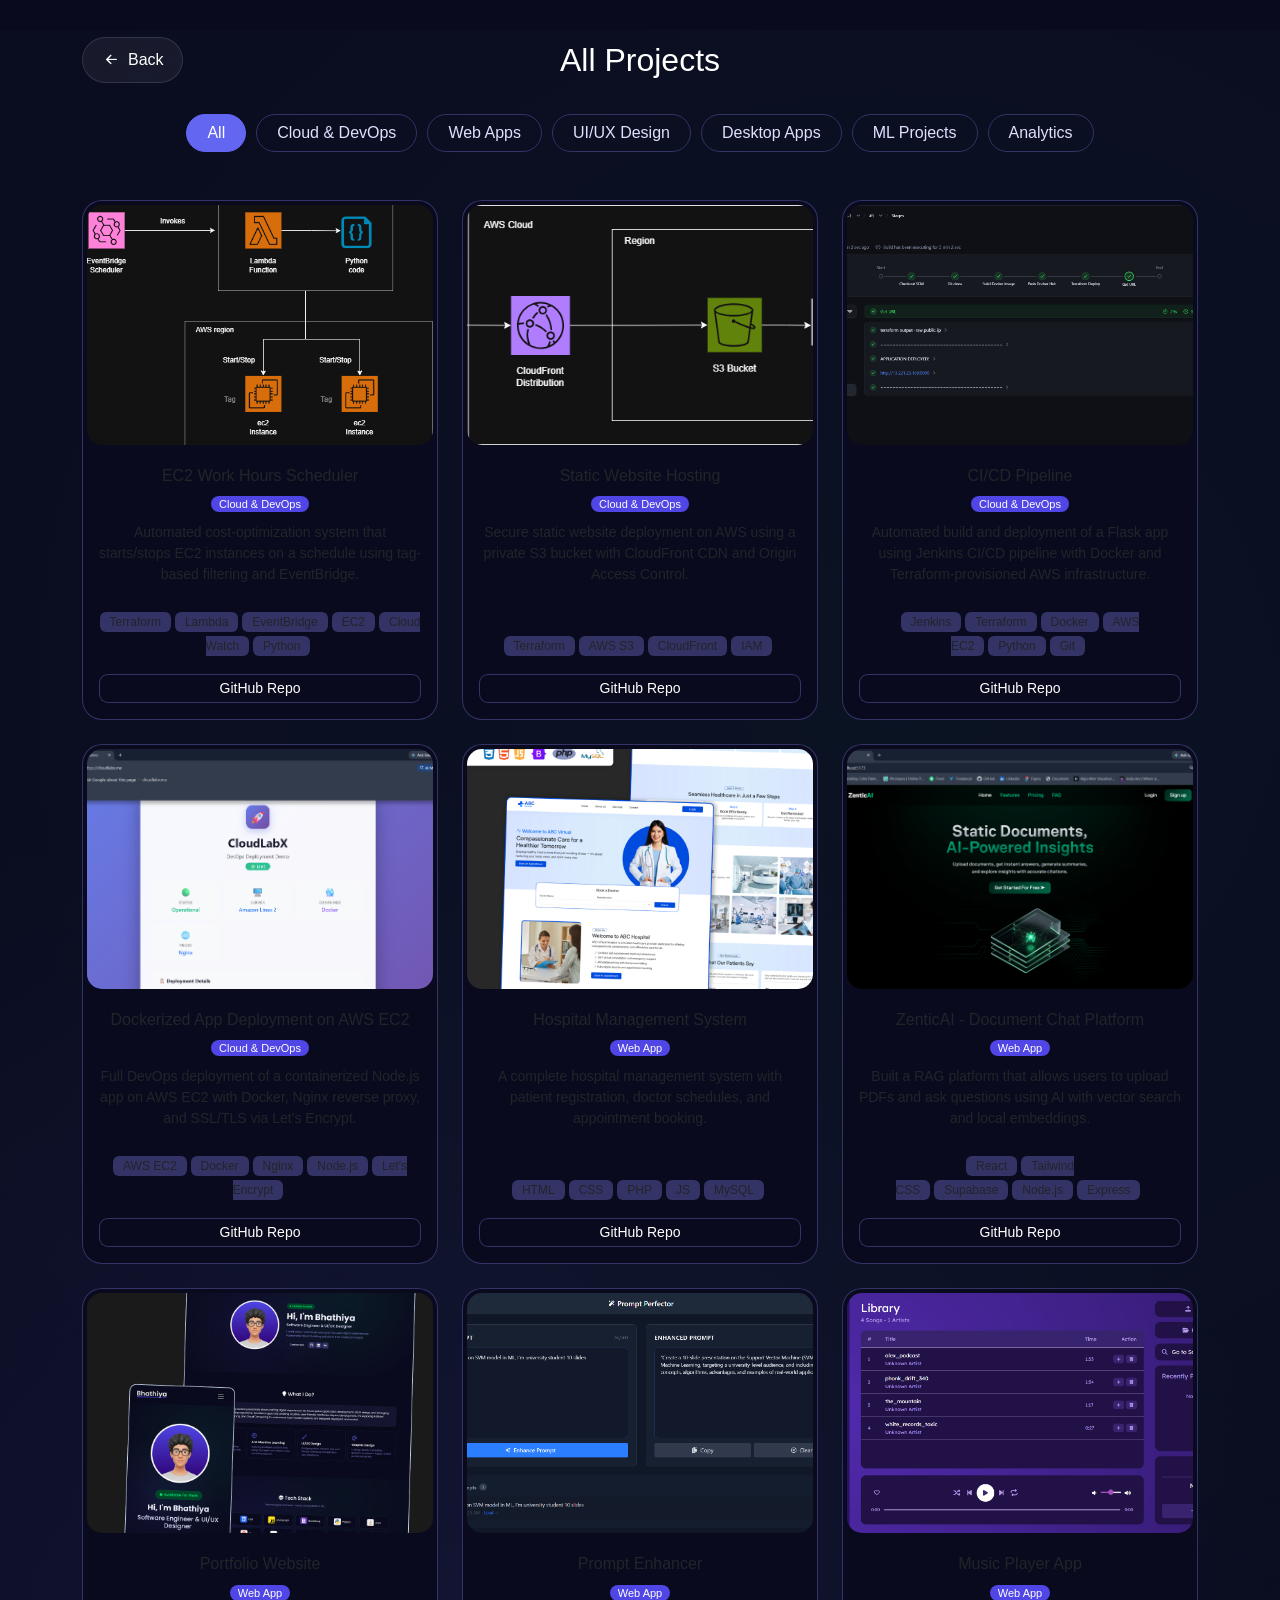
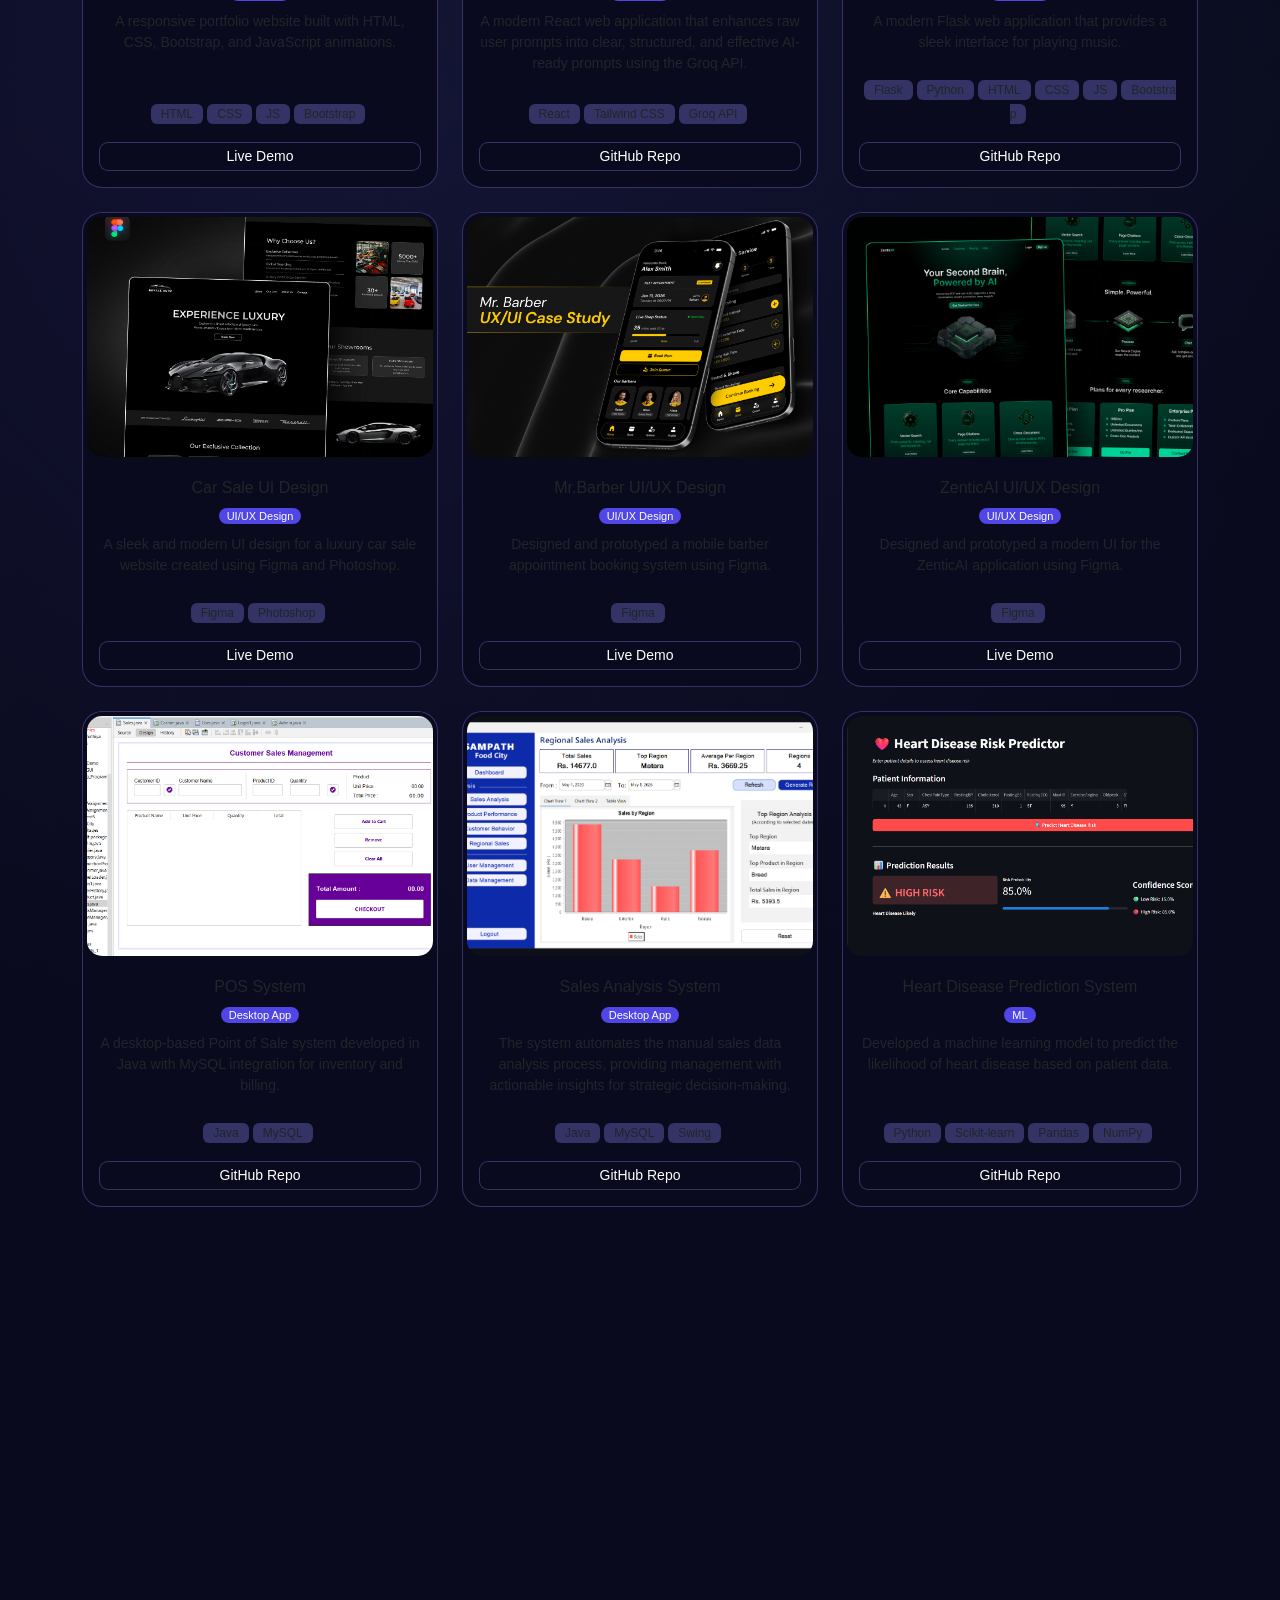
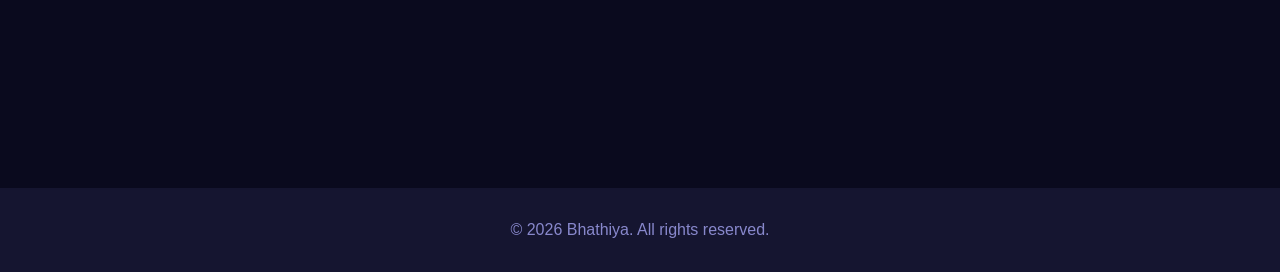
<file: projects.html>
<!DOCTYPE html>
<html lang="en">

<head>
    <meta charset="UTF-8">
    <meta name="viewport" content="width=device-width, initial-scale=1.0">
    <title>Projects</title>

    <link href="https://cdn.jsdelivr.net/npm/bootstrap@5.0.2/dist/css/bootstrap.min.css" rel="stylesheet">
    <link rel="stylesheet" href="styles.css">
    <link rel="preconnect" href="https://fonts.googleapis.com">
    <link rel="preconnect" href="https://fonts.gstatic.com" crossorigin>
    <link href="https://fonts.googleapis.com/css2?family=Poppins:wght@300;400;500;600;700;800&display=swap"
        rel="stylesheet">
    <link rel="stylesheet" href="https://cdn.jsdelivr.net/npm/bootstrap-icons@1.10.0/font/bootstrap-icons.css" />
    <link href="https://cdn.jsdelivr.net/npm/aos@2.3.4/dist/aos.css" rel="stylesheet">

</head>

<body class="projects-page">

    <!-- Projects Page Main Content -->
    <section class="projects-page-section" id="projects-page">

        <div class="hero-bg"></div>
        <div class="container">

            <div class="projects-header position-relative mb-4" data-aos="fade-up">

                <a href="index.html" class="back-btn">
                    <i class="bi bi-arrow-left-short"></i>
                    <span class="back-text">Back</span>
                </a>
                <h2 class="section-title text-center mb-0">
                    All Projects
                </h2>

            </div>

            <div class="row mb-5" data-aos="fade-up" data-aos-delay="100">
                <div class="col-12 text-center">
                    <div class="filter-buttons">
                        <button class="btn filter-btn active" data-filter="all">All</button>
                        <button class="btn filter-btn" data-filter="Cloud & DevOps">Cloud & DevOps</button>
                        <button class="btn filter-btn" data-filter="Web App">Web Apps</button>
                        <button class="btn filter-btn" data-filter="UI/UX Design">UI/UX Design</button>
                        <button class="btn filter-btn" data-filter="Desktop App">Desktop Apps</button>
                        <button class="btn filter-btn" data-filter="ML">ML Projects</button>
                        <button class="btn filter-btn" data-filter="Analytics">Analytics</button>
                    </div>
                </div>
            </div>

            <!-- Dynamic Projects Grid -->
            <div class="row g-4" id="projects-container">
                <div class="col-12 text-center">
                    <div class="spinner-border text-primary" role="status">
                        <span class="visually-hidden">Loading...</span>
                    </div>
                </div>
            </div>
        </div>
    </section>

    <div class="modal fade" id="projectModal" tabindex="-1">
        <div class="modal-dialog modal-lg modal-dialog-centered">
            <div class="modal-content">
                <div class="modal-header">
                    <h5 class="modal-title" id="projectModalTitle">Project Title</h5>
                    <button type="button" class="btn-close btn-close-white" data-bs-dismiss="modal"></button>
                </div>
                <div class="modal-body" id="projectModalBody">
                </div>
                <div class="modal-footer">
                    <button type="button" class="btn btn-secondary" data-bs-dismiss="modal">Close</button>
                </div>
            </div>
        </div>
    </div>

    <footer class="d-flex align-items-center justify-content-center">
        <div class="container">
            <p class="mb-0">© 2026 Bhathiya. All rights reserved.</p>
        </div>
    </footer>

    <a href="#" class="back-to-top">
        <i class="bi bi-arrow-up"></i>
    </a>


    <!-- Scripts -->
    <script src="https://cdn.jsdelivr.net/npm/bootstrap@5.0.2/dist/js/bootstrap.bundle.min.js"></script>
    <script src="https://cdn.jsdelivr.net/npm/aos@2.3.4/dist/aos.js"></script>
    <script src="projects-data.js"></script>
    <script>
        // Initialize AOS with smoother, consistent motion for dynamic content
        AOS.init({
            duration: 800,
            easing: 'ease-out-cubic',
            once: true,
            offset: 80,
            mirror: false
        });

        // Function to render projects
        function renderProjects(projectsToRender) {
            const container = document.getElementById('projects-container');
            container.innerHTML = '';

            if (projectsToRender.length === 0) {
                container.innerHTML = '<div class="col-12 text-center"><p>No projects found in this category.</p></div>';
                return;
            }

            projectsToRender.forEach(project => {
                const techBadges = project.technologies.map(tech =>
                    `<span class="techn-box me-1 mb-1">${tech}</span>`
                ).join('');

                // Determine the primary link
                let primaryLink = project.liveLink || project.githubLink || project.linkedinLink;
                let buttonText = 'View Project';
                if (project.liveLink) buttonText = 'Live Demo';
                else if (project.githubLink) buttonText = 'GitHub Repo';
                else if (project.linkedinLink) buttonText = 'LinkedIn Post';
                else buttonText = 'Coming Soon';

                const projectCard = `
                    <div class="col-lg-4 col-md-6" data-aos="fade-up" data-aos-delay="${project.id * 100}">
                        <div class="card project-card h-100">
                            <div class="img-box">
                                <img src="${project.image}" class="card-img-top" alt="${project.title}">
                            </div>
                            <div class="card-body text-center d-flex flex-column">
                                <h6 class="card-title">${project.title}</h6>
                                <p class="small mb-2">
                                    <span class="techn-box-category">${project.category}</span>
                                </p>
                                <p class="card-text small flex-grow-1">${project.description}</p>
                                <div class="tech-stack mt-2 mb-3">
                                    ${techBadges}
                                </div>
                                ${primaryLink ?
                        `<a href="${primaryLink}" target="_blank" class="btn btn-sm readmore-btn mt-auto">${buttonText}</a>` :
                        `<button class="btn btn-sm readmore-btn mt-auto" data-bs-toggle="modal" data-bs-target="#projectModal" data-project-id="${project.id}">Read More</button>`
                    }
                            </div>
                        </div>
                    </div>
                `;
                container.innerHTML += projectCard;
            });

            requestAnimationFrame(function () {
                AOS.refresh();
            });

            // Add click event listeners to Read More buttons that open the modal
            document.querySelectorAll('[data-bs-toggle="modal"][data-project-id]').forEach(button => {
                button.addEventListener('click', (e) => {
                    const projectId = parseInt(button.getAttribute('data-project-id'));
                    const project = projectsData.find(p => p.id === projectId);
                    if (project) {
                        // Populate the modal
                        document.getElementById('projectModalTitle').innerText = project.title;
                        const modalBody = document.getElementById('projectModalBody');
                        const techBadges = project.technologies.map(tech =>
                            `<span class="techn-box me-1">${tech}</span>`
                        ).join('');

                        // Generate links HTML
                        let linksHtml = '';
                        if (project.liveLink) linksHtml += `<a href="${project.liveLink}" target="_blank" class="btn btn-view me-2"><i class="bi bi-box-arrow-up-right me-1"></i>Live Demo</a>`;
                        if (project.githubLink) linksHtml += `<a href="${project.githubLink}" target="_blank" class="btn btn-view me-2"><i class="bi bi-github me-1"></i>GitHub</a>`;
                        if (project.linkedinLink) linksHtml += `<a href="${project.linkedinLink}" target="_blank" class="btn btn-view"><i class="bi bi-linkedin me-1"></i>LinkedIn Post</a>`;

                        modalBody.innerHTML = `
                            <img src="${project.image}" class="img-fluid mb-3 rounded" alt="${project.title}">
                            <p><strong>Category:</strong> ${project.category}</p>
                            <p>${project.longDescription || project.description}</p>
                            <p class="small mb-2"><strong>Technologies:</strong><br> ${techBadges}</p>
                            ${linksHtml ? `<div class="mt-3">${linksHtml}</div>` : '<p class="text-muted">No external links available for this project.</p>'}
                        `;
                    }
                });
            });
        }

        // Filter functionality
        function setupFilters() {
            const filterBtns = document.querySelectorAll('.filter-btn');
            filterBtns.forEach(btn => {
                btn.addEventListener('click', () => {
                    // Update active button
                    filterBtns.forEach(b => b.classList.remove('active'));
                    btn.classList.add('active');

                    const filterValue = btn.getAttribute('data-filter');
                    if (filterValue === 'all') {
                        renderProjects(projectsData);
                    } else {
                        const filteredProjects = projectsData.filter(project => project.category === filterValue);
                        renderProjects(filteredProjects);
                    }
                });
            });
        }

        // Initial render
        renderProjects(projectsData);
        setupFilters();

        // Back to top button functionality
        const backToTopButton = document.querySelector('.back-to-top');
        if (backToTopButton) {
            window.addEventListener('scroll', function () {
                if (window.pageYOffset > 300) {
                    backToTopButton.classList.add('show');
                } else {
                    backToTopButton.classList.remove('show');
                }
            });
            backToTopButton.addEventListener('click', function (e) {
                e.preventDefault();
                window.scrollTo({ top: 0, behavior: 'smooth' });
            });
        }
    </script>

    <style>
        .filter-buttons {
            display: flex;
            justify-content: center;
            flex-wrap: wrap;
            gap: 10px;
        }

        .filter-btn {
            background: transparent;
            border: 1px solid var(--border-color);
            color: var(--text-secondary);
            border-radius: 30px;
            padding: 6px 20px;
            transition: all 0.3s ease;
        }

        .filter-btn:hover,
        .filter-btn.active {
            background: var(--primary);
            border-color: var(--primary);
            color: white;
        }

        .techn-box-category {
            padding: 2px 8px;
            background-color: var(--primary-dark);
            font-size: 11px;
            border-radius: 20px;
            color: white;
        }

        .projects-page-section {
            min-height: 100vh;
            padding: 0px 0px 40px 0;
            position: relative;
        }

        .project-card {
            height: 100%;
            display: flex;
            flex-direction: column;
            transition: transform 0.3s ease;
        }

        .project-card:hover {
            transform: translateY(-5px);
        }

        .btn-view {
            background: transparent;
            border-radius: 8px;
            font-size: 13px;
            box-shadow: inset 0 0 0 1px #828282a1;
            color: #e3e3e3;
            padding: 5px 12px;
            text-decoration: none;
            display: inline-block;
        }

        .btn-view:hover {
            background-color: #e3e3e3;
            color: var(--dark-bg);
            box-shadow: none;
        }

        .modal-footer {
            border-top: 1px solid var(--border-color);
        }

        .projects-header {
            display: flex;
            justify-content: center;
            align-items: center;
            position: relative;
            min-height: 60px;
        }

        /* Back Button */
        .back-btn {
            position: absolute;
            left: 0;
            display: flex;
            align-items: center;
            justify-content: center;
            gap: 5px;

            padding: 10px 18px;
            border-radius: 50px;

            text-decoration: none;
            color: white;

            background: rgba(255, 255, 255, 0.06);
            border: 1px solid rgba(255, 255, 255, 0.12);

            backdrop-filter: blur(10px);

            transition: all 0.3s ease;
        }

        .back-btn:hover {
            transform: translateY(-2px);
            color: white;
            background: rgba(255, 255, 255, 0.12);
        }

        .back-btn i {
            font-size: 22px;
            line-height: 1;
        }

        /* Mobile Style */
        @media (max-width: 768px) {

            .back-btn {
                width: 42px;
                height: 42px;
                padding: 0;
                border-radius: 50%;
            }

            .back-text {
                display: none;
            }

            .back-btn i {
                font-size: 24px;
            }

            .section-title {
                font-size: 28px;
            }
        }
    </style>
</body>

</html>
</file>
<file: styles.css>
* {
  font-family: "Google Sans", sans-serif;
}

html {
  scroll-behavior: smooth;
  scroll-padding-top: 80px;
}

.logo-bracket {
  font-size: 1.8rem;
  font-weight: 700;
  color: var(--primary);
}

.logo-bracket span {
  color: var(--text-primary);
  margin: 0 2px;
}

:root {
  --primary: #6366f1;
  --primary-dark: #4f46e5;
  --secondary: #1e90ff;
  --dark-bg: #0a0a1e;
  --dark-card: #151530;
  --dark-card-hover: #1c1c40;
  --text-primary: #ffffff;
  --text-secondary: #e0e0ff;
  --text-muted: #8888cc;
  --border-color: #333366;
  --accent: #00ff88;
}

body {
  background-color: var(--dark-bg);
  color: var(--text-primary);
  padding-top: 70px;
  overflow-x: hidden;
}

body.projects-page {
  padding-top: 30px;
}

/* Navbar */

.logo {
  height: 30px;
  width: auto;
}

.nav-bar {
  background-color: var(--border-color);
  border-radius: 16px;
  padding: 6px 1px;
  display: flex;
  justify-content: center;
}

.navbar {
  background-color: var(--dark-bg);
  backdrop-filter: blur(0px);
  -webkit-backdrop-filter: blur(0px);
  transition: all 0.4s ease;
  box-shadow: none;
}

.navbar.scrolled {
  background-color: rgba(9, 13, 51, 0.7);
  backdrop-filter: blur(12px);
  -webkit-backdrop-filter: blur(12px);
  box-shadow: 0 4px 20px rgba(0, 0, 0, 0.3);
}

.nav-link {
  background-color: transparent;
  color: var(--text-secondary) !important;
  border-radius: 10px;
  min-width: 80px;
  text-align: center;
  transition: all 0.5s ease;
  padding: 4px 12px;
  line-height: 1.5;
  font-size: 15px;
  font-weight: 400;
}

.nav-link:hover {
  background-color: white;
  color: var(--dark-card-hover) !important;
  font-weight: 500;
}

.navbar .nav-link.active {
  background-color: white !important;
  color: var(--dark-card-hover) !important;
  border-radius: 10px;
  font-weight: 500;
}

.navbar-brand {
  color: white;
}

.navbar-brand h4:hover {
  color: white;
}

.contact-btn {
  background-color: var(--primary-dark);
  border-radius: 10px;
  padding: 8px 17px;
  text-decoration: none;
  color: var(--text-primary);
  transition: all 0.5s ease;
  display: inline-block;
  font-size: 16px;
  font-weight: 500;
}

.contact-btn:hover {
  background: var(--primary);
  color: white;
}

/* Hero Section */
.hero-section {
  min-height: 90vh;
  display: flex;
  align-items: center;
  justify-content: center;
  position: relative;
  overflow: hidden;
}

.hero-bg {
  position: absolute;
  top: 0;
  left: 0;
  width: 100%;
  height: 100%;
  background: radial-gradient(circle at 30% 50%, rgba(99, 102, 241, 0.1) 0%, transparent 50%),
    radial-gradient(circle at 70% 20%, rgba(16, 185, 129, 0.05) 0%, transparent 50%);
  z-index: 0;
}

.hero-section .hero-bg::before {
  content: '';
  position: absolute;
  top: 0;
  left: 0;
  width: 200%;
  height: 200%;
  background-image:
    linear-gradient(rgba(99, 102, 241, 0.06) 1px, transparent 1px),
    linear-gradient(90deg, rgba(99, 102, 241, 0.06) 1px, transparent 1px);
  background-size: 60px 60px;
  animation: moveGrid 25s linear infinite;
  pointer-events: none;
}

.hero-section .hero-bg::after {
  content: '';
  position: absolute;
  top: 0;
  left: 0;
  width: 200%;
  height: 200%;
  background-image:
    linear-gradient(rgba(16, 185, 129, 0.03) 1px, transparent 1px),
    linear-gradient(90deg, rgba(16, 185, 129, 0.03) 1px, transparent 1px);
  background-size: 120px 120px;
  animation: moveGridReverse 35s linear infinite;
  pointer-events: none;
}

.hero-section .hero-bg .grid-dots {
  position: absolute;
  width: 100%;
  height: 100%;
  background-image: radial-gradient(circle, rgba(99, 102, 241, 0.1) 1.5px, transparent 1.5px);
  background-size: 60px 60px;
  animation: pulseDots 4s ease-in-out infinite;
  pointer-events: none;
}

@keyframes moveGrid {
  0% {
    transform: translate(0, 0);
  }

  100% {
    transform: translate(-60px, -60px);
  }
}

@keyframes moveGridReverse {
  0% {
    transform: translate(0, 0);
  }

  100% {
    transform: translate(120px, 120px);
  }
}

@keyframes pulseDots {

  0%,
  100% {
    opacity: 0.3;
  }

  50% {
    opacity: 0.6;
  }
}

.hero-section .container {
  position: relative;
  z-index: 2;
}

.hero-img {
  max-width: 300px;
  height: auto;
  border-radius: 20px;
  transition: all 0.5s ease;
  position: relative;
  z-index: 1;
}

.hero-img:hover {
  transform: translateY(-5px) scale(1.03);
}

.available-btn {
  display: inline-flex;
  align-items: center;
  gap: 8px;
  padding: 6px 16px;
  background: #004627;
  color: #03F187;
  border-radius: 20px;
  font-size: 14px;
  font-weight: 500;
  border: 1px solid rgba(16, 185, 129, 0.3);
}

.status-circle {
  width: 9px;
  height: 9px;
  background: #03F187;
  border-radius: 50%;
  display: inline-block;
  animation: pulse 2s infinite;
}

@keyframes pulse {
  0% {
    box-shadow: 0 0 0 0 rgba(56, 176, 0, 0.7);
  }

  70% {
    box-shadow: 0 0 0 10px rgba(56, 176, 0, 0);
  }

  100% {
    box-shadow: 0 0 0 0 rgba(56, 176, 0, 0);
  }
}

.hero-title {
  font-size: 3.5rem;
  font-weight: 700;
  background: linear-gradient(135deg, var(--text-primary) 0%, var(--text-secondary) 100%);
  -webkit-background-clip: text;
  -webkit-text-fill-color: transparent;
  background-clip: text;
  margin-bottom: 0.5rem;
}

.hero-subtitle {
  font-size: 1.5rem;
  color: var(--text-secondary);
  margin-bottom: 1rem;
}

.hero-description {
  color: var(--text-muted);
  font-size: 1.1rem;
  margin-bottom: 1.5rem;
  max-width: 600px;
}

.hero-btns {
  display: flex;
  gap: 5px;
  flex-wrap: wrap;
  align-items: center;
  justify-content: center;
  line-height: 1;
}

.btn-primary-custom {
  background: linear-gradient(135deg, var(--primary), var(--primary-dark));
  border: none;
  border-radius: 8px;
  padding: 10px 24px;
  font-weight: 500;
  transition: all 0.3s ease;
}

.btn-primary-custom:hover {
  transform: translateY(-2px);
  box-shadow: 0 4px 12px rgba(99, 102, 241, 0.3);
}

.btn-outline-custom {
  background: transparent;
  border: 1px solid var(--border-color);
  color: var(--text-secondary);
  border-radius: 8px;
  padding: 9px 24px;
  font-weight: 500;
  transition: all 0.3s ease;
}

.btn-outline-custom:hover {
  background: rgba(255, 255, 255, 0.05);
  color: var(--text-primary);
  border-color: var(--text-secondary);
}

.social-icon {
  width: 40px;
  height: 40px;
  display: flex;
  font-size: 18px;
  align-items: center;
  justify-content: center;
  background: var(--border-color);
  border-radius: 8px;
  color: var(--text-primary);
  transition: all 0.3s ease;
  text-decoration: none;
}

.social-icon:hover {
  background: var(--primary);
  color: white;
  transform: translateY(-1px);
}

.hero-bg {
  position: absolute;
  top: 0;
  left: 0;
  width: 100%;
  height: 100%;
  background: radial-gradient(circle at 30% 50%, rgba(99, 102, 241, 0.1) 0%, transparent 50%), radial-gradient(circle at 70% 20%, rgba(16, 185, 129, 0.05) 0%, transparent 50%);
  z-index: -1;
}

/* Section Titile and subtitle */

.section-title {
  font-weight: 500;
  text-align: center;
  position: relative;
  margin-bottom: 45px;
}

.section-subtitle {
  color: var(--text-muted);
  text-align: center;
  max-width: 600px;
  margin: 0 auto 48px;
}

/* About Section */

.about-section {
  min-height: 95vh;
  color: var(--text-primary);
}

.about-bg {
  position: absolute;
  top: 0;
  left: 0;
  width: 100%;
  height: 100%;
  background: radial-gradient(circle at 70% 30%, rgba(16, 185, 129, 0.05) 0%, transparent 50%);
  z-index: -1;
}

.about-box-in {
  border-radius: 20px;
  max-width: 1100px;
}

.about-box-1 {
  background: var(--dark-card);
  padding: 30px;
  border-radius: 20px;
  max-width: auto;
  box-shadow: 0 10px 30px rgba(0, 0, 0, 0.2);
  border: 1px solid var(--border-color);
}

.skill-box {
  background: var(--dark-bg);
  border-radius: 12px;
  padding: 1.5rem;
  height: 100%;
  transition: all 0.3s ease;
  border: 1px solid var(--border-color);
}

.skill-box:hover {
  transform: translateY(-5px);
  border-color: var(--primary);
  box-shadow: 0 10px 20px rgba(0, 0, 0, 0.2);
}

.skill-icon {
  font-size: 32px;
  color: var(--primary);
  margin-bottom: 0.5rem;
}

.skill-title {
  font-size: 1.2rem;
  font-weight: 600;
  margin-bottom: 0.5rem;
}

.skill-description {
  color: var(--text-muted);
  font-size: 0.9rem;
}

/* Tech Stack section */

.tech-section {
  min-height: 90vh;
  color: var(--text-primary);
  position: relative;
}

.tech-box {
  padding: 30px;
  border-radius: 20px;
  width: auto;
}

.tech-item {
  background: var(--dark-bg);
  border-radius: 15px;
  border: 1px solid var(--border-color);
  transition: all .5s ease !important;
  text-align: center;
  font-size: 16px;
}

.tech-item:hover {
  transform: translateY(-10px);
  border-color: var(--primary);
  box-shadow: 0 10px 20px rgba(0, 0, 0, 0.2);
}

.tech-icon {
  width: 45px;
  height: 45px;
  object-fit: contain;
}

.badge {
  background: var(--primary);
  color: #000;
  font-weight: 400;
  box-shadow: 0 0 6px rgba(38, 15, 241, 0.6);
  border-radius: 8px;
}


/* Edu & Exp Section */

.edu-exp-section {
  min-height: 90vh;
  color: var(--text-primary);
}

.edu-exp-box {
  background: var(--dark-card);
  width: auto;
  height: auto;
  border-radius: 10px;
  transition: all .3s ease !important;
  box-shadow: inset 0 0 0 1px var(--border-color);
}

.edu-exp-box:hover {
  background-color: var(--dark-card-hover);
  transform: translateY(-5px);
}

.edu-exp-text {
  color: var(--text-muted);
}

.edu-exp-in {
  background-color: var(--dark-bg);
  border-radius: 10px;
}

.edu-exp-icon {
  color: var(--primary);
}

/* Project Section */

.project-section {
  min-height: 100vh;
  color: var(--text-primary);
  position: relative;
}

.project-card {
  background-color: var(--dark-bg);
  border: none;
  border-radius: 20px;
  transition: all 0.3s ease !important;
  box-shadow: inset 0 0 0 1px var(--border-color);
}

.project-card:hover {
  transform: scale(1.02);
  background: var(--dark-card);
}

.img-box {
  padding: 5px;
  width: 100%;
  height: 250px;
  overflow: hidden;
  border-radius: 15px;
}

.img-box img {
  width: 100%;
  height: 100%;
  object-fit: cover;
  border-radius: 15px;
  image-rendering: -webkit-optimize-contrast;
}

.card-img-top {
  border-radius: 15px;
  overflow: hidden;
}

.readmore-btn {
  box-shadow: inset 0 0 0 1px var(--border-color);
  border-radius: 10px;
  color: var(--text-primary);
  transition: all .5s;
}

.readmore-btn:hover {
  background-color: var(--text-secondary);
  box-shadow: none;
}

.modal-content {
  background-color: var(--dark-card);
  border-radius: 20px;
  box-shadow: inset 0 0 0 1px var(--dark-bg), 0 8px 20px rgba(0, 0, 0, 0.6);
  color: var(--text-primary);
}

.modal-header {
  border-bottom: 1px solid var(--border-color);
  background-color: var(--dark-card);
  border-top-left-radius: 20px;
  border-top-right-radius: 20px;
}

.btn-close-white {
  opacity: 0.8;
  transition: opacity 0.3s;
}

.btn-close-white:hover {
  opacity: 1;
}

.modal-content {
  max-width: 400px;
}

.modal-body img {
  display: block;
  width: 100%;
  height: 100%;
  object-fit: cover;
  border-radius: 15px;
}

.modal-body p {
  font-size: 15px;
  line-height: 1.3;
  color: var(--text-primary);
}

.techn-box {
  padding: 3px 10px;
  background-color: var(--border-color);
  font-size: 12px;
  border-radius: 6px;
}

.btn-view {
  border-radius: 10px;
  font-size: 13px;
  box-shadow: inset 0 0 0 1px #828282a1;
  color: #e3e3e3;
}

.btn-view:hover {
  background-color: #e3e3e3;
  box-shadow: none;
}

/* Contact Section */

.contact-section {
  min-height: 90vh;
  color: var(--text-primary);
  color: var(--text-primary);
}

.contact-container {
  background: var(--dark-card);
  border-radius: 16px;
  padding: 3rem;
  box-shadow: 0 10px 30px rgba(0, 0, 0, 0.2);
  border: 1px solid var(--border-color);
}

.contact-info {
  margin-bottom: 2rem;
}

.contact-item {
  display: flex;
  align-items: center;
  margin-bottom: 1.5rem;
}

.contact-icon {
  width: 50px;
  height: 50px;
  display: flex;
  align-items: center;
  justify-content: center;
  background: rgba(99, 102, 241, 0.1);
  color: var(--primary);
  border-radius: 10px;
  margin-right: 1rem;
  font-size: 1.2rem;
}

.contact-details h5 {
  margin-bottom: 0.25rem;
  font-weight: 400;
}

.contact-details p {
  color: var(--text-muted);
  margin-bottom: 0;
}

.social-links {
  display: flex;
  gap: 1rem;
}

.social-link {
  width: 45px;
  height: 45px;
  display: flex;
  align-items: center;
  justify-content: center;
  background: var(--dark-bg);
  border-radius: 8px;
  color: var(--text-secondary);
  transition: all 0.3s ease;
  text-decoration: none;
}

.social-link:hover {
  background: var(--primary);
  color: white;
  transform: translateY(-3px);
}

.contact-form .form-control {
  background: var(--dark-bg);
  border: 1px solid var(--border-color);
  border-radius: 8px;
  padding: 0.75rem 1rem;
  color: var(--text-primary);
  transition: all 0.3s ease;
}

.contact-form .form-control:focus {
  border-color: var(--primary);
  box-shadow: 0 0 0 2px rgba(99, 102, 241, 0.2);
}

.contact-form textarea.form-control {
  min-height: 150px;
  resize: none;
}

.submit-btn {
  background: linear-gradient(135deg, var(--primary), var(--primary-dark));
  border: none;
  border-radius: 8px;
  padding: 0.75rem 2rem;
  font-weight: 500;
  transition: all 0.3s ease;
  width: 100%;
}

.submit-btn:hover {
  transform: translateY(-2px);
  box-shadow: 0 4px 12px rgba(99, 102, 241, 0.3);
}

/* Footer */
footer {
  color: var(--text-muted);
  background: var(--dark-card);
  padding: 30px 0px;
  text-align: center;
  justify-content: center;
}

/* Back to Top Button */
.back-to-top {
  position: fixed;
  bottom: 30px;
  right: 30px;
  width: 50px;
  height: 50px;
  background: var(--primary);
  color: white;
  border-radius: 50%;
  display: flex;
  align-items: center;
  justify-content: center;
  text-decoration: none;
  opacity: 0;
  visibility: hidden;
  transition: all 0.3s ease;
  z-index: 1000;
}

.back-to-top.show {
  opacity: 1;
  visibility: visible;
}

.back-to-top:hover {
  background: var(--primary-dark);
  transform: translateY(-3px);
  color: var(--text-muted);
}

.btn-view-more {
  background-color: var(--dark-card);
  border-radius: 10px;
  border: 1px solid var(--border-color);
  padding: 10px 20px;
  color: var(--text-primary);
  transition: all .5s ease;
  display: inline-block;
}

.btn-view-more:hover {
  background-color: var(--primary);
  color: white;
  border-color: var(--primary);
}

/* Tech Stack Category Tabs */
.tech-category-tabs {
  margin-bottom: 1.5rem;
}

.tech-category-btn {
  background: var(--dark-bg);
  border: 1px solid var(--border-color);
  border-radius: 10px;
  padding: 10px 20px;
  color: var(--text-secondary);
  font-size: 15px;
  font-weight: 500;
  cursor: pointer;
  transition: all 0.3s ease;
}

.tech-category-btn:hover {
  background: var(--dark-card-hover);
  border-color: var(--primary);
  color: var(--text-primary);
  transform: translateY(-2px);
}

.tech-category-btn.active {
  background: var(--primary);
  border-color: var(--primary);
  color: #fff;
  box-shadow: 0 4px 12px rgba(99, 102, 241, 0.3);
}

/* Tech Category Content */
.tech-category-content {
  display: none;
  opacity: 0;
  transition: opacity 0.4s ease;
}

.tech-category-content.active {
  display: block;
  opacity: 1;
}

.tech-item-featured {
  background: linear-gradient(135deg, var(--dark-card) 0%, var(--dark-card-hover) 100%);
  border: 1px solid var(--primary);
  box-shadow: 0 0 15px rgba(99, 102, 241, 0.15);
  padding: 1.2rem 1rem !important;
}

.tech-item-featured .tech-icon {
  width: 40px;
  height: 40px;
}

.tech-item-featured .tech-text {
  font-size: 17px;
  font-weight: 500;
}

.tech-item {
    background: linear-gradient(135deg, var(--dark-card) 0%, var(--dark-card-hover) 100%);
    border: 1px solid var(--primary);
    border-radius: 15px;
    box-shadow: 0 0 8px rgba(99, 102, 241, 0.1);
    transition: all .5s ease !important;
    text-align: center;
    font-size: 16px;
}

.tech-item:hover {
    transform: translateY(-10px);
    border-color: var(--primary);
    box-shadow: 0 10px 20px rgba(0, 0, 0, 0.2), 0 0 12px rgba(99, 102, 241, 0.25);
}

/* For small screens */
@media (max-width: 992px) {

  body {
    padding-top: 55px;
  }

  .navbar {
    position: fixed;
  }

  .nav-bar {
    flex-direction: column;
    align-items: center;
    width: 100%;
    margin-top: 10px;
    justify-content: center;
    align-items: stretch;
  }

  .nav-item {
    margin: 5px 0;
  }

  .d-flex.ms-auto {
    margin-top: 10px;
  }

  .contact-btn-section {
    width: 100%;
  }

  .contact-btn {
    display: block;
    width: 100%;
    text-align: center;
    padding: 5px 0;
    font-size: 15px;
    background-color: var(--primary-dark);
  }

  .hero-section {
    min-height: 85vh;
    padding: 20px;
  }

  .hero-section .container {
    margin-top: 10px;
  }

  .hero-img {
    max-width: 230px;
    margin-bottom: 30px;
  }

  .hero-section h1 {
    font-size: 30px;
  }

  .hero-section h3 {
    font-size: 20px;
  }

  .about-section {
    min-height: 100vh;
    padding: 70px 20px;
  }

  .review-box {
    width: auto;
    height: auto;
  }

  .contact-info-box {
    display: none;
  }

  .tech-section {
    min-height: 80vh;
    padding: 70px 20px;

  }

  .tech-text {
    display: none;
  }

  .badge {
    visibility: hidden;
  }

  .edu-exp-section {
    min-height: 90vh;
    padding: 50px 20px;
  }

  .project-section {
    min-height: 40vh;
    padding: 60px 30px;
  }

  .project-card:hover {
    transform: none;
  }

  .swiper-btn {
    background-color: var(--dark-card);
    padding: 20px;
    border-radius: 10px;
    box-shadow: inset 0 0 0 1px var(--border-color);
    color: #ffffff !important;
  }

  .mySwiper {
    padding-bottom: 70px !important;
    position: relative;
  }

  .swiper-button-next,
  .swiper-button-prev {
    position: absolute;
    top: auto !important;
    bottom: 10px;
  }

  .swiper-button-next::after,
  .swiper-button-prev::after {
    font-size: 15px !important;
  }

  .swiper-button-prev {
    left: 35% !important;
  }

  .swiper-button-next {
    right: 35% !important;
  }

  .contact-section {
    min-height: 40vh;
    padding: 60px 0px;
  }

  .contact-container {
    padding: 20px;
  }

  .contact-details h5 {
    font-size: 18px;
    margin-bottom: 0.1rem;
  }

  .form-control {
    font-size: 13px;
  }

  .contact-heading {
    margin-top: 15px;
    margin-bottom: 35px;
  }

  .contact-link-text {
    font-size: 13px;
    padding: 5px 10px;
  }

  .msg-btn {
    font-size: 13px;
  }

  .section-title {
    margin-bottom: 26px;
  }

  .section-subtitle {
    margin: 0 auto 30px;
  }

  .back-to-top.show {
    visibility: hidden;
  }

  body.projects-page {
    padding-top: 5px;
  }

  .tech-category-tabs {
    gap: 6px !important;
    margin-bottom: 1rem !important;
  }

  .tech-category-btn {
    padding: 6px 12px;
    font-size: 12px;
    border-radius: 8px;
  }

  .tech-category-btn i {
    font-size: 18px;
  }

  .tech-item-featured {
    padding: 0.7rem 0.5rem !important;
  }

  .tech-item-featured .tech-icon {
    width: 50px;
    height: 50px;
  }

  .tech-item-featured .tech-text {
    font-size: 14px;
  }

}
</file>
